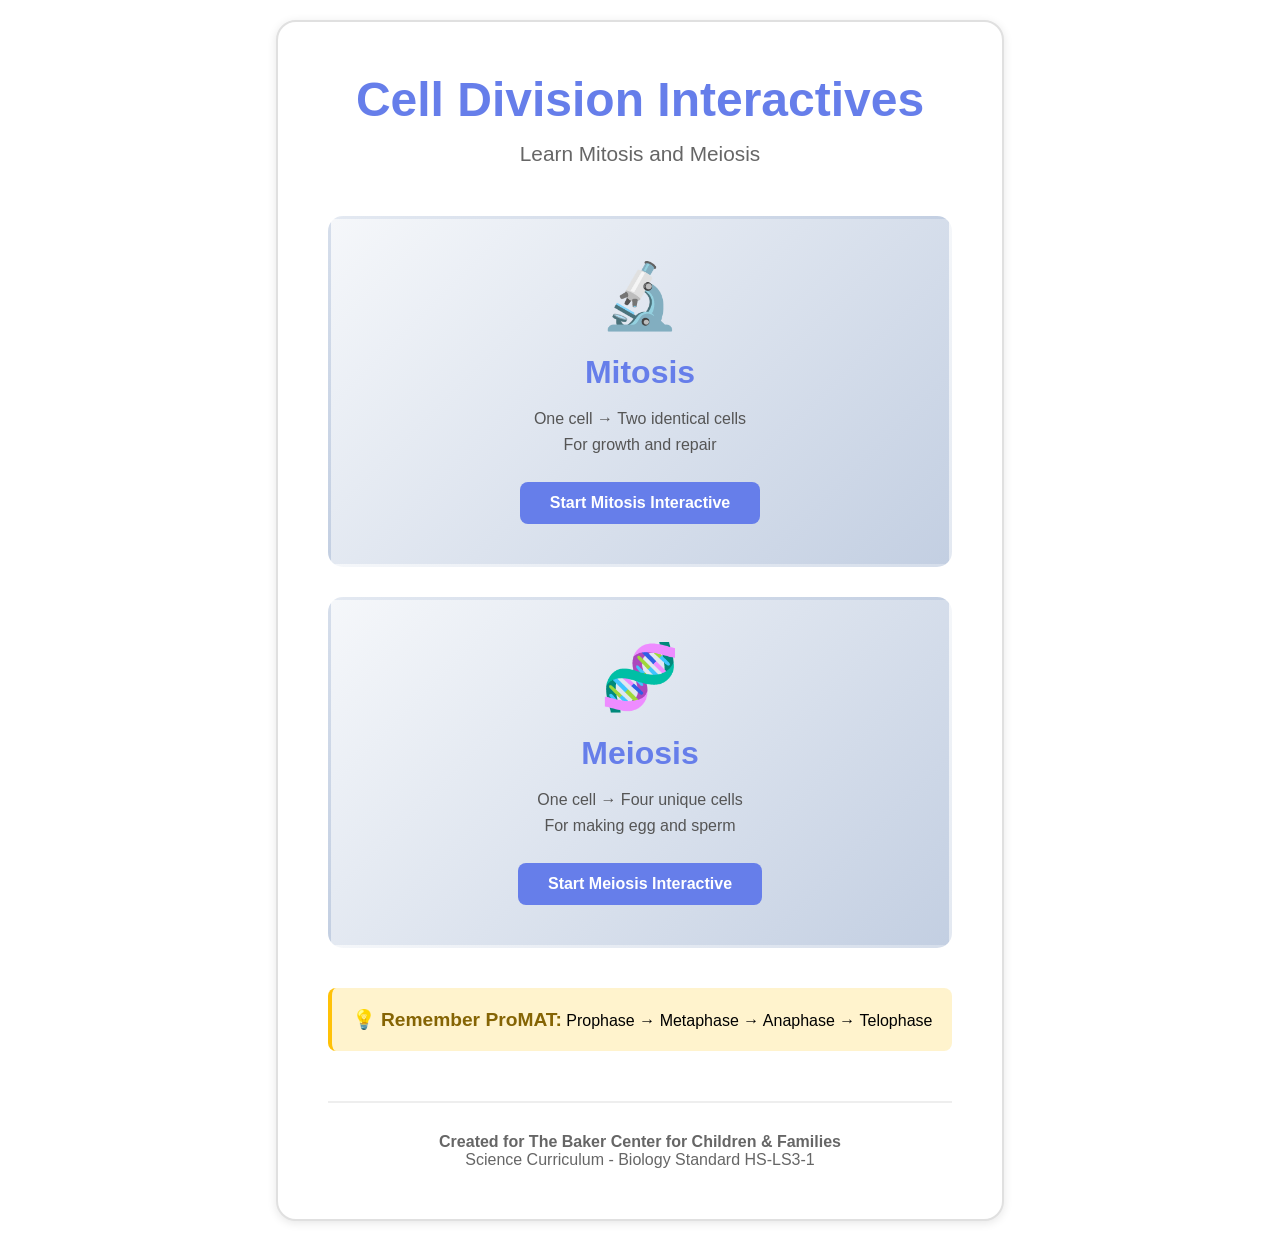
<file: index.html>
<!DOCTYPE html>
<html lang="en">
<head>
    <meta charset="UTF-8">
    <meta name="viewport" content="width=device-width, initial-scale=1.0">
    <title>Cell Division Interactives - Baker Center</title>
    <style>
        * {
            margin: 0;
            padding: 0;
            box-sizing: border-box;
        }

        body {
            font-family: 'Segoe UI', Tahoma, Geneva, Verdana, sans-serif;
            background: white;
            min-height: 100vh;
            display: flex;
            align-items: center;
            justify-content: center;
            padding: 20px;
        }

        .container {
            max-width: 1000px;
            background: white;
            border-radius: 20px;
            padding: 50px;
            box-shadow: 0 2px 10px rgba(0, 0, 0, 0.1);
            border: 2px solid #e0e0e0;
        }

        header {
            text-align: center;
            margin-bottom: 50px;
        }

        h1 {
            color: #667eea;
            font-size: 3em;
            margin-bottom: 15px;
        }

        .subtitle {
            color: #666;
            font-size: 1.3em;
            margin-bottom: 10px;
        }

        .description {
            color: #888;
            font-size: 1em;
            max-width: 700px;
            margin: 0 auto;
            line-height: 1.6;
            display: none;
        }

        .cards-container {
            display: grid;
            grid-template-columns: repeat(auto-fit, minmax(350px, 1fr));
            gap: 30px;
            margin-top: 40px;
        }

        .card {
            background: linear-gradient(135deg, #f5f7fa 0%, #c3cfe2 100%);
            border-radius: 15px;
            padding: 40px;
            text-align: center;
            transition: all 0.3s ease;
            border: 3px solid transparent;
            cursor: pointer;
        }

        .card:hover {
            transform: translateY(-10px);
            box-shadow: 0 15px 40px rgba(102, 126, 234, 0.3);
            border-color: #667eea;
        }

        .card-icon {
            font-size: 4em;
            margin-bottom: 20px;
        }

        .card h2 {
            color: #667eea;
            font-size: 2em;
            margin-bottom: 15px;
        }

        .card p {
            color: #555;
            font-size: 1em;
            line-height: 1.6;
            margin-bottom: 25px;
        }

        .card-link {
            display: inline-block;
            background: #667eea;
            color: white;
            padding: 12px 30px;
            border-radius: 8px;
            text-decoration: none;
            font-weight: 600;
            transition: all 0.3s ease;
        }

        .card-link:hover {
            background: #764ba2;
            transform: scale(1.05);
        }

        .mnemonic-reminder {
            background: #fff3cd;
            border-left: 4px solid #ffc107;
            padding: 20px;
            margin-top: 40px;
            border-radius: 8px;
            text-align: center;
        }

        .mnemonic-reminder strong {
            color: #856404;
            font-size: 1.2em;
        }

        footer {
            text-align: center;
            margin-top: 50px;
            padding-top: 30px;
            border-top: 2px solid #eee;
            color: #666;
        }

        @media (max-width: 768px) {
            h1 {
                font-size: 2em;
            }

            .subtitle {
                font-size: 1.1em;
            }

            .cards-container {
                grid-template-columns: 1fr;
            }

            .container {
                padding: 30px;
            }
        }
    </style>
</head>
<body>
    <div class="container">
        <header>
            <h1>Cell Division Interactives</h1>
            <p class="subtitle">Learn Mitosis and Meiosis</p>
            <p class="description">
                Interactive activities to help you understand how cells divide. 
                Drag and sequence the stages in the correct order!
            </p>
        </header>

        <div class="cards-container">
            <!-- Mitosis Card -->
            <div class="card" onclick="window.location.href='mitosis-sequencing/index.html'">
                <div class="card-icon">🔬</div>
                <h2>Mitosis</h2>
                <p>
                    One cell → Two identical cells<br>
                    For growth and repair
                </p>
                <a href="mitosis-sequencing/index.html" class="card-link">Start Mitosis Interactive</a>
            </div>

            <!-- Meiosis Card -->
            <div class="card" onclick="window.location.href='meiosis-sequencing-v2/index.html'">
                <div class="card-icon">🧬</div>
                <h2>Meiosis</h2>
                <p>
                    One cell → Four unique cells<br>
                    For making egg and sperm
                </p>
                <a href="meiosis-sequencing-v2/index.html" class="card-link">Start Meiosis Interactive</a>
            </div>
        </div>

        <div class="mnemonic-reminder">
            <strong>💡 Remember ProMAT:</strong> Prophase → Metaphase → Anaphase → Telophase
        </div>

        <footer>
            <p><strong>Created for The Baker Center for Children & Families</strong></p>
            <p>Science Curriculum - Biology Standard HS-LS3-1</p>
        </footer>
    </div>
</body>
</html>
</file>
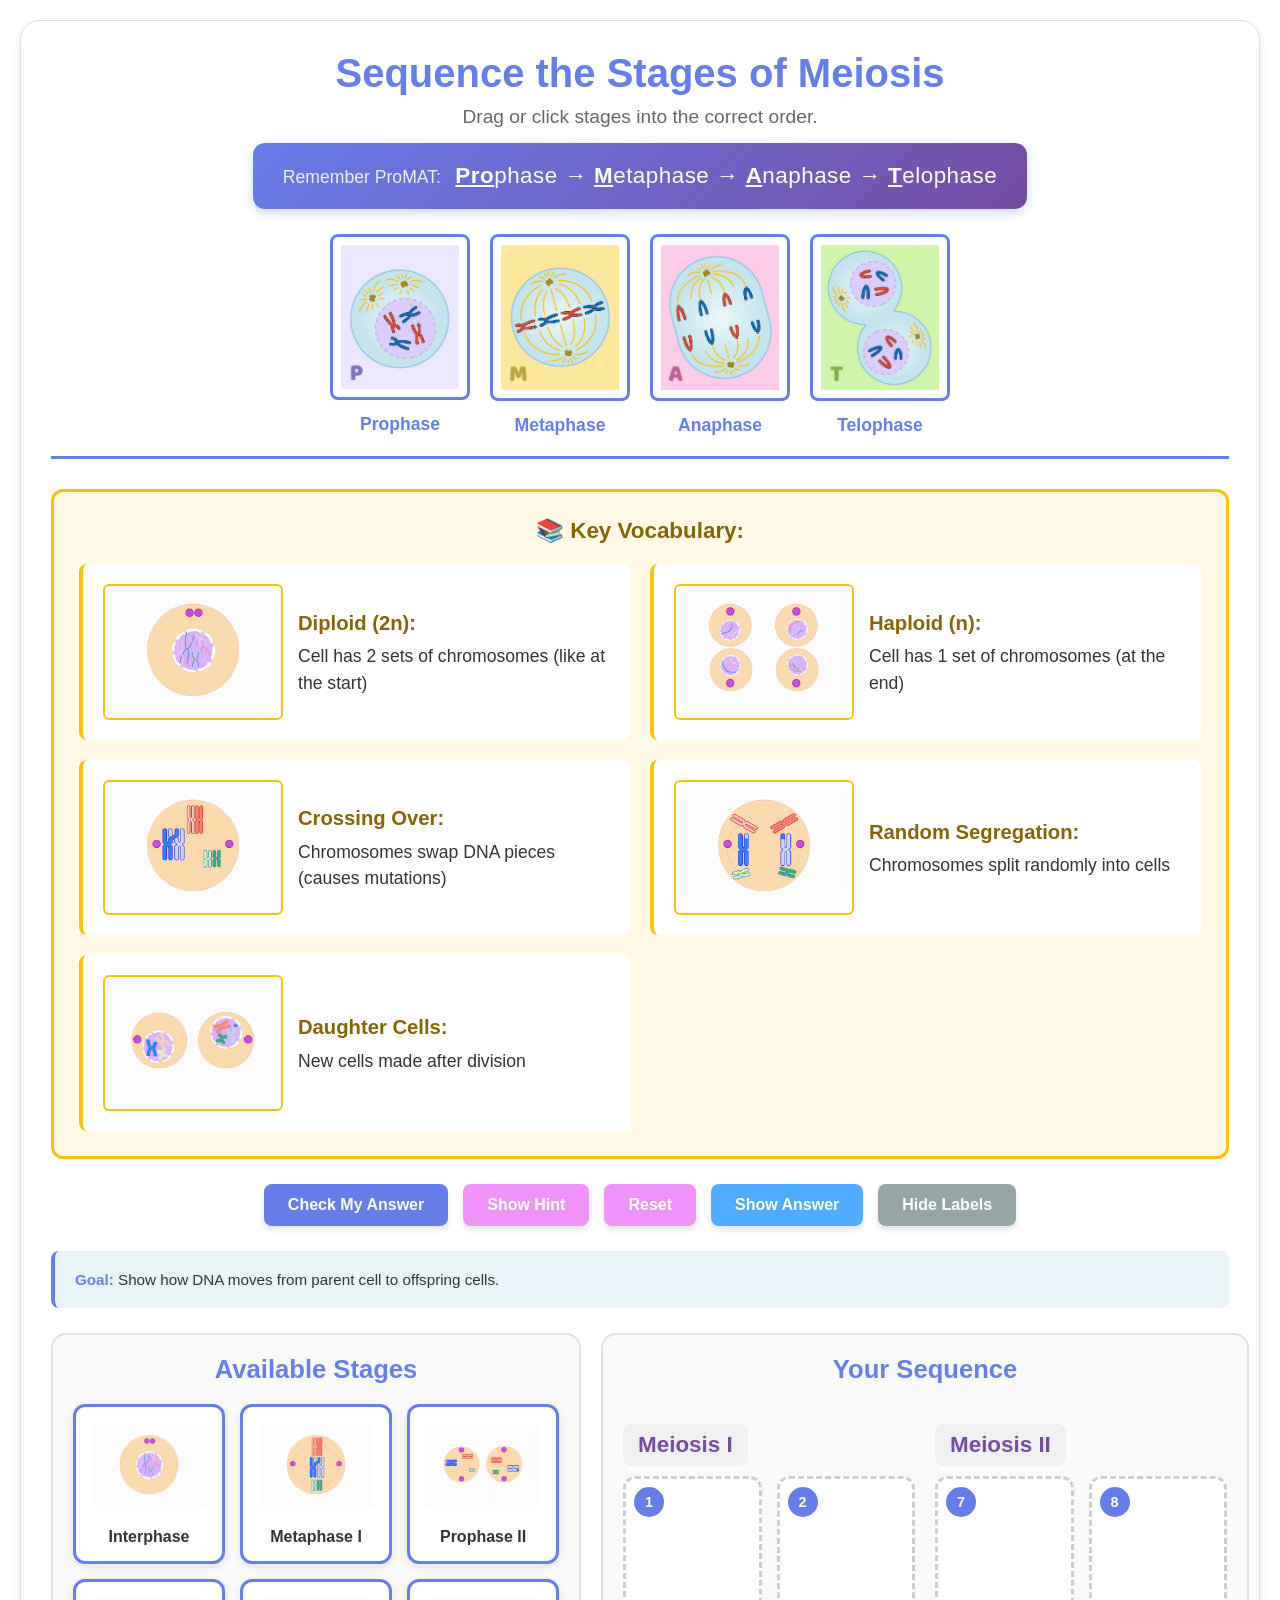
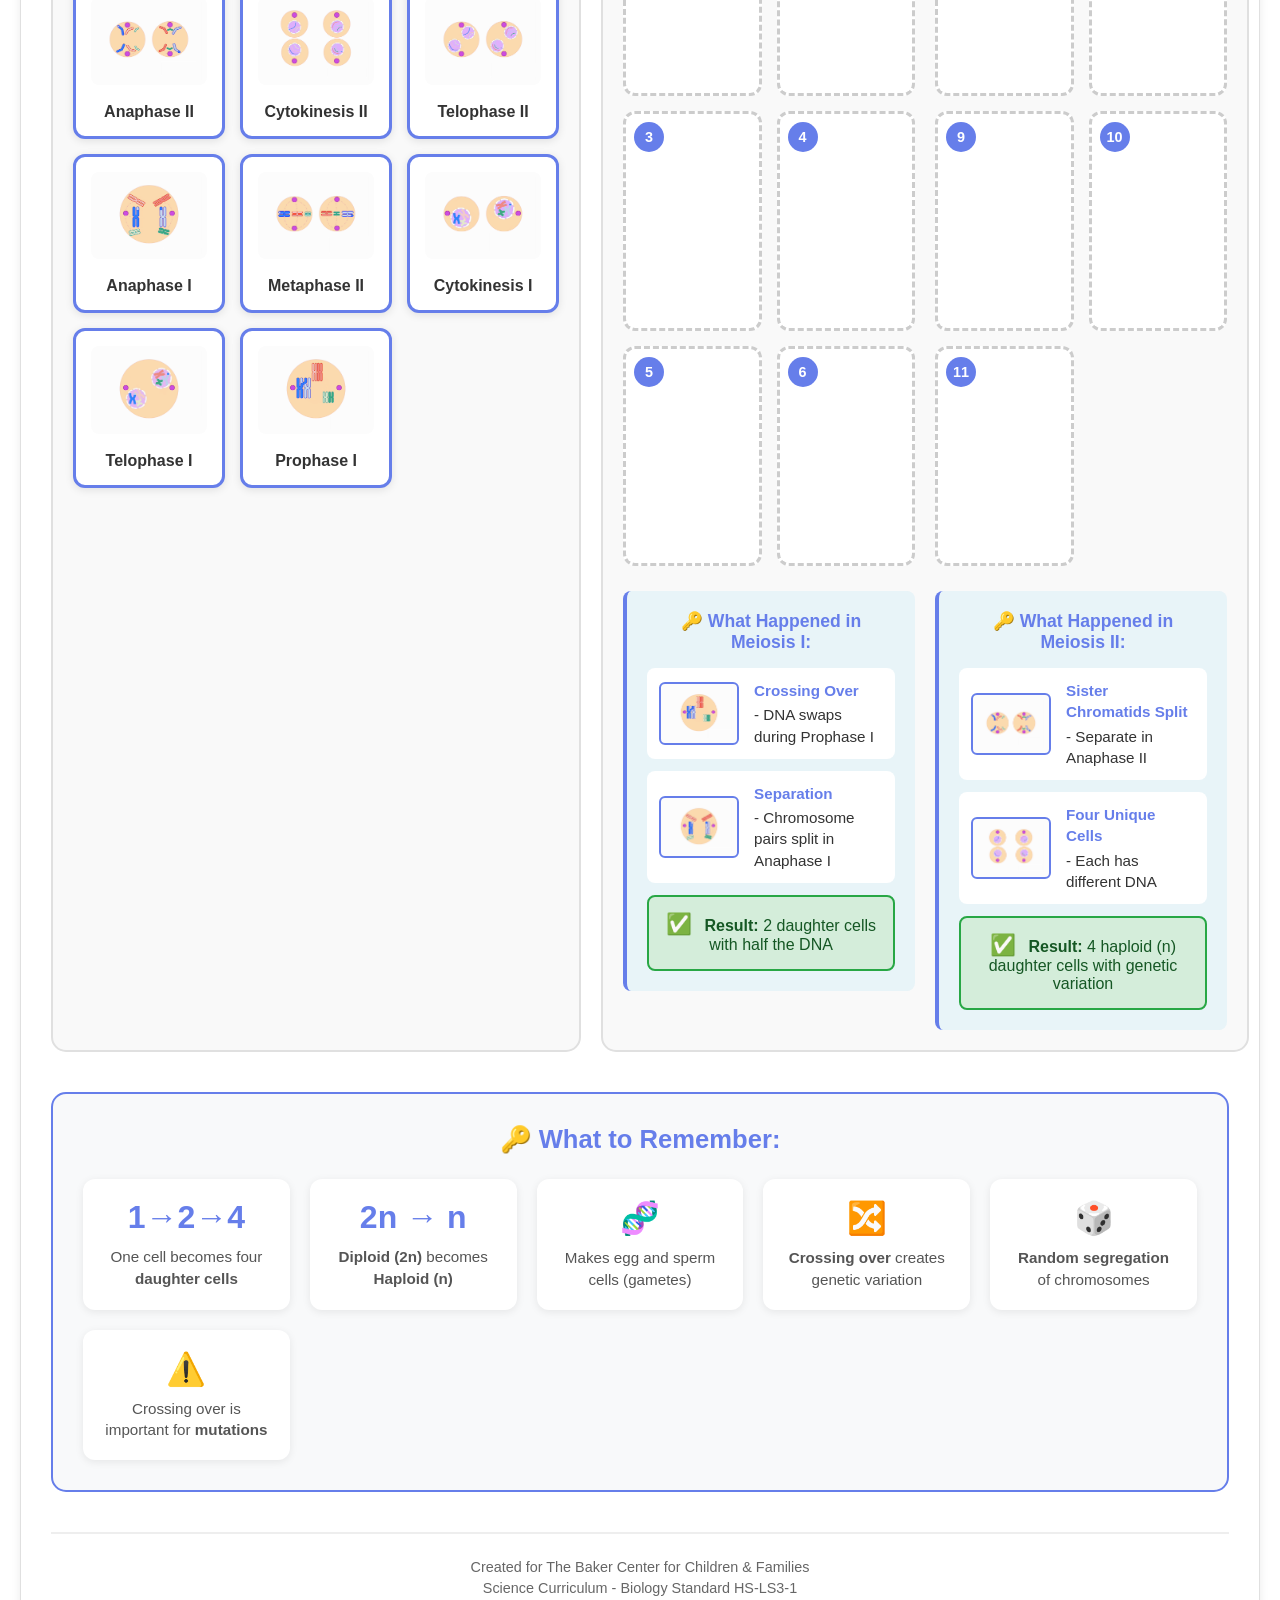
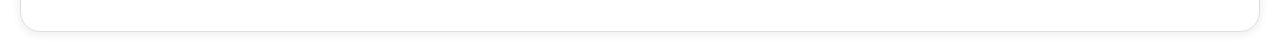
<file: meiosis-sequencing-v2/index.html>
<!DOCTYPE html>
<html lang="en">
<head>
    <meta charset="UTF-8">
    <meta name="viewport" content="width=device-width, initial-scale=1.0">
    <title>Meiosis Sequencing Interactive - Baker Center</title>
    <link rel="stylesheet" href="style.css">
</head>
<body>
    <div class="container">
        <header>
            <h1>Sequence the Stages of Meiosis</h1>
            <p class="instructions">Drag or click stages into the correct order.</p>
            <div class="mnemonic-box">
                <span class="mnemonic-label">Remember ProMAT:</span>
                <span class="mnemonic-text"><strong>Pro</strong>phase → <strong>M</strong>etaphase → <strong>A</strong>naphase → <strong>T</strong>elophase</span>
            </div>
            <div class="pmat-reference">
                <div class="pmat-stage">
                    <img src="PMAT/prophase.jpg" alt="Prophase">
                    <p>Prophase</p>
                </div>
                <div class="pmat-stage">
                    <img src="PMAT/metaphase.jpg" alt="Metaphase">
                    <p>Metaphase</p>
                </div>
                <div class="pmat-stage">
                    <img src="PMAT/anaphase.jpg" alt="Anaphase">
                    <p>Anaphase</p>
                </div>
                <div class="pmat-stage">
                    <img src="PMAT/telophase.jpg" alt="Telophase">
                    <p>Telophase</p>
                </div>
            </div>
        </header>

        <div class="main-content">
            <!-- Vocabulary Box -->
            <div class="vocab-box">
                <h3>📚 Key Vocabulary:</h3>
                <div class="vocab-grid">
                    <div class="vocab-item">
                        <div class="vocab-with-image">
                            <img src="images/interphase.png" alt="Diploid cell" class="vocab-img">
                            <div class="vocab-text">
                                <strong>Diploid (2n):</strong> Cell has 2 sets of chromosomes (like at the start)
                            </div>
                        </div>
                    </div>
                    <div class="vocab-item">
                        <div class="vocab-with-image">
                            <img src="images/cytokinesis2.png" alt="Haploid cells" class="vocab-img">
                            <div class="vocab-text">
                                <strong>Haploid (n):</strong> Cell has 1 set of chromosomes (at the end)
                            </div>
                        </div>
                    </div>
                    <div class="vocab-item">
                        <div class="vocab-with-image">
                            <img src="images/prophase1.png" alt="Crossing over" class="vocab-img">
                            <div class="vocab-text">
                                <strong>Crossing Over:</strong> Chromosomes swap DNA pieces (causes mutations)
                            </div>
                        </div>
                    </div>
                    <div class="vocab-item">
                        <div class="vocab-with-image">
                            <img src="images/anaphase1.png" alt="Random segregation" class="vocab-img">
                            <div class="vocab-text">
                                <strong>Random Segregation:</strong> Chromosomes split randomly into cells
                            </div>
                        </div>
                    </div>
                    <div class="vocab-item">
                        <div class="vocab-with-image">
                            <img src="images/cytokinesis1.png" alt="Daughter cells" class="vocab-img">
                            <div class="vocab-text">
                                <strong>Daughter Cells:</strong> New cells made after division
                            </div>
                        </div>
                    </div>
                </div>
            </div>
            
            <!-- Control Panel -->
            <div class="controls">
                <button id="checkBtn" class="btn btn-primary">Check My Answer</button>
                <button id="hintBtn" class="btn btn-secondary">Show Hint</button>
                <button id="resetBtn" class="btn btn-secondary">Reset</button>
                <button id="showAnswerBtn" class="btn btn-info">Show Answer</button>
                <button id="toggleLabelsBtn" class="btn btn-toggle">Hide Labels</button>
            </div>

            <!-- Info Box -->
            <div class="info-box">
                <p><strong>Goal:</strong> Show how DNA moves from parent cell to offspring cells.</p>
            </div>

            <!-- Feedback Area -->
            <div id="feedback" class="feedback hidden"></div>

            <!-- TWO COLUMN LAYOUT -->
            <div class="interactive-layout">
                
                <!-- LEFT SIDE: Available Stages -->
                <div class="left-column">
                    <h2>Available Stages</h2>
                    <div class="stages-bank" id="stagesBank">
                        <!-- Stage cards will be here -->
                        <div class="stage-card" draggable="true" data-stage="stage1" tabindex="0">
                            <img src="images/interphase.png" alt="Interphase">
                            <p class="stage-label">Interphase</p>
                        </div>
                        <div class="stage-card" draggable="true" data-stage="stage2" tabindex="0">
                            <img src="images/prophase1.png" alt="Prophase I">
                            <p class="stage-label">Prophase I</p>
                        </div>
                        <div class="stage-card" draggable="true" data-stage="stage3" tabindex="0">
                            <img src="images/metaphase1.png" alt="Metaphase I">
                            <p class="stage-label">Metaphase I</p>
                        </div>
                        <div class="stage-card" draggable="true" data-stage="stage4" tabindex="0">
                            <img src="images/anaphase1.png" alt="Anaphase I">
                            <p class="stage-label">Anaphase I</p>
                        </div>
                        <div class="stage-card" draggable="true" data-stage="stage5" tabindex="0">
                            <img src="images/telophase1.png" alt="Telophase I">
                            <p class="stage-label">Telophase I</p>
                        </div>
                        <div class="stage-card" draggable="true" data-stage="stage6" tabindex="0">
                            <img src="images/cytokinesis1.png" alt="Cytokinesis I">
                            <p class="stage-label">Cytokinesis I</p>
                        </div>
                        <div class="stage-card" draggable="true" data-stage="stage7" tabindex="0">
                            <img src="images/prophase2.png" alt="Prophase II">
                            <p class="stage-label">Prophase II</p>
                        </div>
                        <div class="stage-card" draggable="true" data-stage="stage8" tabindex="0">
                            <img src="images/metaphase2.png" alt="Metaphase II">
                            <p class="stage-label">Metaphase II</p>
                        </div>
                        <div class="stage-card" draggable="true" data-stage="stage9" tabindex="0">
                            <img src="images/anaphase2.png" alt="Anaphase II">
                            <p class="stage-label">Anaphase II</p>
                        </div>
                        <div class="stage-card" draggable="true" data-stage="stage10" tabindex="0">
                            <img src="images/telophase2.png" alt="Telophase II">
                            <p class="stage-label">Telophase II</p>
                        </div>
                        <div class="stage-card" draggable="true" data-stage="stage11" tabindex="0">
                            <img src="images/cytokinesis2.png" alt="Cytokinesis II">
                            <p class="stage-label">Cytokinesis II</p>
                        </div>
                    </div>
                </div>

                <!-- RIGHT SIDE: Drop Zones (Meiosis I and II side by side) -->
                <div class="right-column">
                    <h2>Your Sequence</h2>
                    
                    <div class="meiosis-container">
                        <!-- Meiosis I -->
                        <div class="meiosis-section">
                            <div class="section-label">Meiosis I</div>
                            <div class="drop-zones-group">
                                <div class="drop-zone" data-position="1" data-correct="stage1">
                                    <span class="position-number">1</span>
                                </div>
                                <div class="drop-zone" data-position="2" data-correct="stage2">
                                    <span class="position-number">2</span>
                                </div>
                                <div class="drop-zone" data-position="3" data-correct="stage3">
                                    <span class="position-number">3</span>
                                </div>
                                <div class="drop-zone" data-position="4" data-correct="stage4">
                                    <span class="position-number">4</span>
                                </div>
                                <div class="drop-zone" data-position="5" data-correct="stage5">
                                    <span class="position-number">5</span>
                                </div>
                                <div class="drop-zone" data-position="6" data-correct="stage6">
                                    <span class="position-number">6</span>
                                </div>
                            </div>
                            <div class="summary-box">
                                <h4>🔑 What Happened in Meiosis I:</h4>
                                <div class="summary-item">
                                    <img src="images/prophase1.png" alt="Crossing over" class="summary-img">
                                    <p><strong>Crossing Over</strong> - DNA swaps during Prophase I</p>
                                </div>
                                <div class="summary-item">
                                    <img src="images/anaphase1.png" alt="Chromosomes separate" class="summary-img">
                                    <p><strong>Separation</strong> - Chromosome pairs split in Anaphase I</p>
                                </div>
                                <div class="summary-result">
                                    <span class="result-icon">✅</span>
                                    <strong>Result:</strong> 2 daughter cells with half the DNA
                                </div>
                            </div>
                        </div>

                        <!-- Meiosis II -->
                        <div class="meiosis-section">
                            <div class="section-label">Meiosis II</div>
                            <div class="drop-zones-group">
                                <div class="drop-zone" data-position="7" data-correct="stage7">
                                    <span class="position-number">7</span>
                                </div>
                                <div class="drop-zone" data-position="8" data-correct="stage8">
                                    <span class="position-number">8</span>
                                </div>
                                <div class="drop-zone" data-position="9" data-correct="stage9">
                                    <span class="position-number">9</span>
                                </div>
                                <div class="drop-zone" data-position="10" data-correct="stage10">
                                    <span class="position-number">10</span>
                                </div>
                                <div class="drop-zone" data-position="11" data-correct="stage11">
                                    <span class="position-number">11</span>
                                </div>
                            </div>
                            <div class="summary-box">
                                <h4>🔑 What Happened in Meiosis II:</h4>
                                <div class="summary-item">
                                    <img src="images/anaphase2.png" alt="Sister chromatids separate" class="summary-img">
                                    <p><strong>Sister Chromatids Split</strong> - Separate in Anaphase II</p>
                                </div>
                                <div class="summary-item">
                                    <img src="images/cytokinesis2.png" alt="Four cells" class="summary-img">
                                    <p><strong>Four Unique Cells</strong> - Each has different DNA</p>
                                </div>
                                <div class="summary-result">
                                    <span class="result-icon">✅</span>
                                    <strong>Result:</strong> 4 haploid (n) daughter cells with genetic variation
                                </div>
                            </div>
                        </div>
                    </div>
                </div>

            </div>
        </div>

        <!-- Key Concepts -->
        <div class="key-concepts">
            <h3>🔑 What to Remember:</h3>
            <div class="concept-grid">
                <div class="concept-card">
                    <div class="concept-number">1→2→4</div>
                    <p>One cell becomes four <strong>daughter cells</strong></p>
                </div>
                <div class="concept-card">
                    <div class="concept-number">2n → n</div>
                    <p><strong>Diploid (2n)</strong> becomes <strong>Haploid (n)</strong></p>
                </div>
                <div class="concept-card">
                    <div class="concept-number">🧬</div>
                    <p>Makes egg and sperm cells (gametes)</p>
                </div>
                <div class="concept-card">
                    <div class="concept-number">🔀</div>
                    <p><strong>Crossing over</strong> creates genetic variation</p>
                </div>
                <div class="concept-card">
                    <div class="concept-number">🎲</div>
                    <p><strong>Random segregation</strong> of chromosomes</p>
                </div>
                <div class="concept-card">
                    <div class="concept-number">⚠️</div>
                    <p>Crossing over is important for <strong>mutations</strong></p>
                </div>
            </div>
        </div>

        <footer>
            <p>Created for The Baker Center for Children & Families</p>
            <p>Science Curriculum - Biology Standard HS-LS3-1</p>
        </footer>
    </div>

    <script src="script.js"></script>
</body>
</html>
</file>
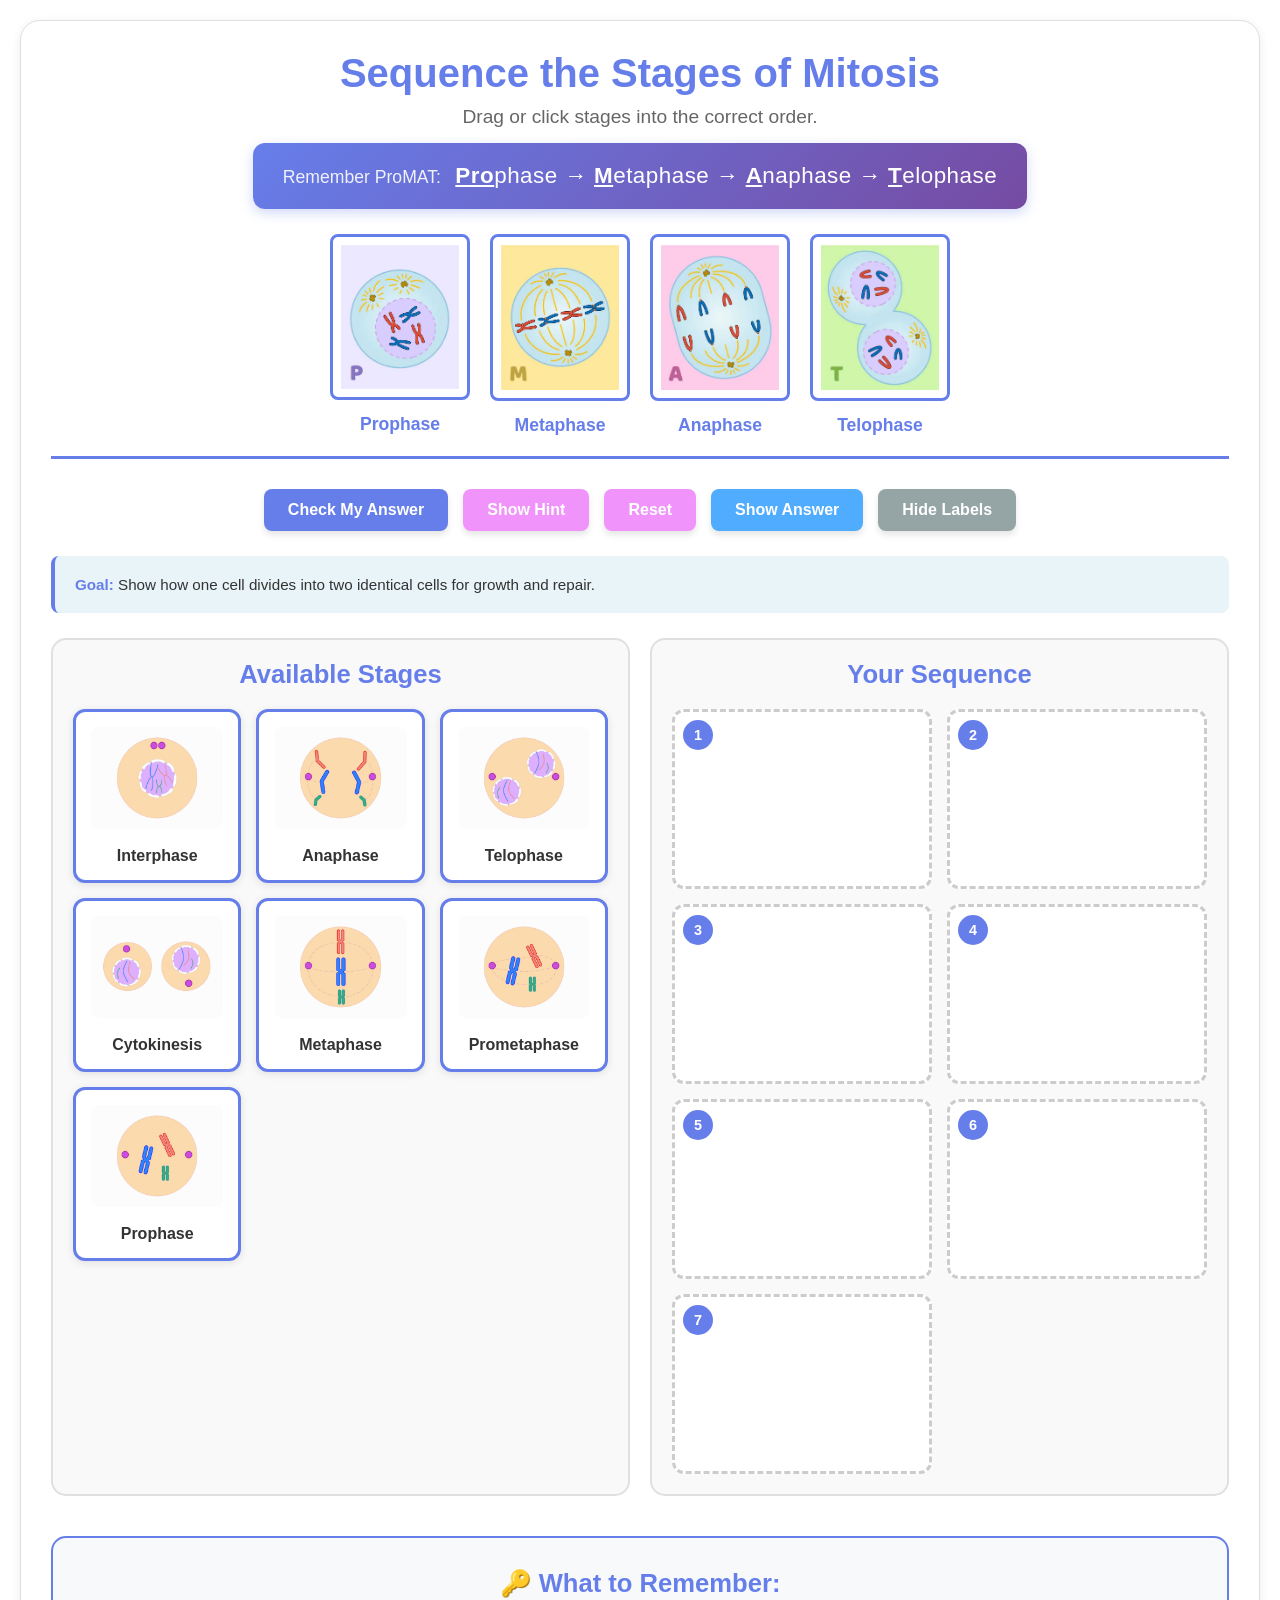
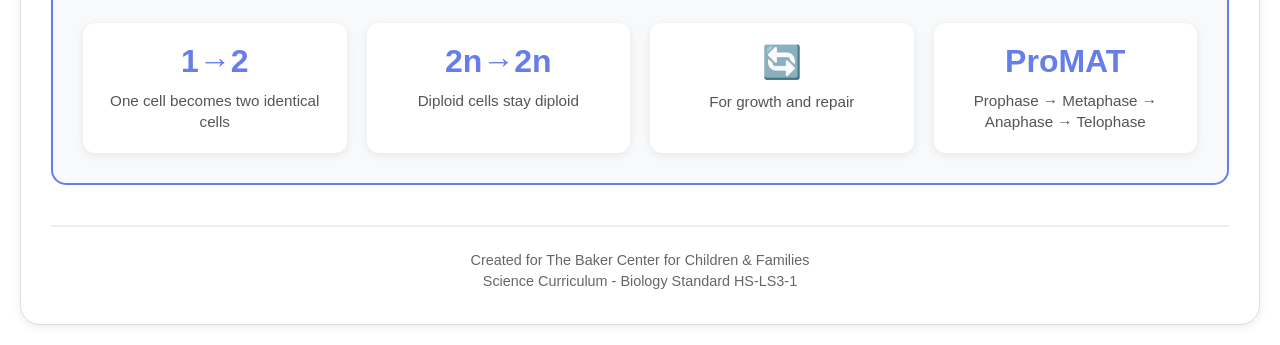
<file: mitosis-sequencing/index.html>
<!DOCTYPE html>
<html lang="en">
<head>
    <meta charset="UTF-8">
    <meta name="viewport" content="width=device-width, initial-scale=1.0">
    <title>Mitosis Sequencing Interactive - Baker Center</title>
    <link rel="stylesheet" href="style.css">
</head>
<body>
    <div class="container">
        <header>
            <h1>Sequence the Stages of Mitosis</h1>
            <p class="instructions">Drag or click stages into the correct order.</p>
            <div class="mnemonic-box">
                <span class="mnemonic-label">Remember ProMAT:</span>
                <span class="mnemonic-text"><strong>Pro</strong>phase → <strong>M</strong>etaphase → <strong>A</strong>naphase → <strong>T</strong>elophase</span>
            </div>
            <div class="pmat-reference">
                <div class="pmat-stage">
                    <img src="PMAT/prophase.jpg" alt="Prophase">
                    <p>Prophase</p>
                </div>
                <div class="pmat-stage">
                    <img src="PMAT/metaphase.jpg" alt="Metaphase">
                    <p>Metaphase</p>
                </div>
                <div class="pmat-stage">
                    <img src="PMAT/anaphase.jpg" alt="Anaphase">
                    <p>Anaphase</p>
                </div>
                <div class="pmat-stage">
                    <img src="PMAT/telophase.jpg" alt="Telophase">
                    <p>Telophase</p>
                </div>
            </div>
        </header>

        <div class="main-content">
            <!-- Control Panel -->
            <div class="controls">
                <button id="checkBtn" class="btn btn-primary">Check My Answer</button>
                <button id="hintBtn" class="btn btn-secondary">Show Hint</button>
                <button id="resetBtn" class="btn btn-secondary">Reset</button>
                <button id="showAnswerBtn" class="btn btn-info">Show Answer</button>
                <button id="toggleLabelsBtn" class="btn btn-toggle">Hide Labels</button>
            </div>

            <!-- Info Box -->
            <div class="info-box">
                <p><strong>Goal:</strong> Show how one cell divides into two identical cells for growth and repair.</p>
            </div>

            <!-- Feedback Area -->
            <div id="feedback" class="feedback hidden"></div>

            <!-- TWO COLUMN LAYOUT -->
            <div class="interactive-layout">
                
                <!-- LEFT SIDE: Available Stages -->
                <div class="left-column">
                    <h2>Available Stages</h2>
                    <div class="stages-bank" id="stagesBank">
                        <!-- Stage cards will be here -->
                        <div class="stage-card" draggable="true" data-stage="stage1" tabindex="0">
                            <img src="images/interphase.png" alt="Interphase">
                            <p class="stage-label">Interphase</p>
                        </div>
                        <div class="stage-card" draggable="true" data-stage="stage2" tabindex="0">
                            <img src="images/prophase.png" alt="Prophase">
                            <p class="stage-label">Prophase</p>
                        </div>
                        <div class="stage-card" draggable="true" data-stage="stage3" tabindex="0">
                            <img src="images/prometaphase.png" alt="Prometaphase">
                            <p class="stage-label">Prometaphase</p>
                        </div>
                        <div class="stage-card" draggable="true" data-stage="stage4" tabindex="0">
                            <img src="images/metaphase.png" alt="Metaphase">
                            <p class="stage-label">Metaphase</p>
                        </div>
                        <div class="stage-card" draggable="true" data-stage="stage5" tabindex="0">
                            <img src="images/anaphase.png" alt="Anaphase">
                            <p class="stage-label">Anaphase</p>
                        </div>
                        <div class="stage-card" draggable="true" data-stage="stage6" tabindex="0">
                            <img src="images/telophase.png" alt="Telophase">
                            <p class="stage-label">Telophase</p>
                        </div>
                        <div class="stage-card" draggable="true" data-stage="stage7" tabindex="0">
                            <img src="images/cytokinesis.png" alt="Cytokinesis">
                            <p class="stage-label">Cytokinesis</p>
                        </div>
                    </div>
                </div>

                <!-- RIGHT SIDE: Drop Zones -->
                <div class="right-column">
                    <h2>Your Sequence</h2>
                    
                    <div class="drop-zones-group-single">
                        <div class="drop-zone" data-position="1" data-correct="stage1">
                            <span class="position-number">1</span>
                        </div>
                        <div class="drop-zone" data-position="2" data-correct="stage2">
                            <span class="position-number">2</span>
                        </div>
                        <div class="drop-zone" data-position="3" data-correct="stage3">
                            <span class="position-number">3</span>
                        </div>
                        <div class="drop-zone" data-position="4" data-correct="stage4">
                            <span class="position-number">4</span>
                        </div>
                        <div class="drop-zone" data-position="5" data-correct="stage5">
                            <span class="position-number">5</span>
                        </div>
                        <div class="drop-zone" data-position="6" data-correct="stage6">
                            <span class="position-number">6</span>
                        </div>
                        <div class="drop-zone" data-position="7" data-correct="stage7">
                            <span class="position-number">7</span>
                        </div>
                    </div>
                </div>

            </div>
        </div>

        <!-- Key Concepts -->
        <div class="key-concepts">
            <h3>🔑 What to Remember:</h3>
            <div class="concept-grid">
                <div class="concept-card">
                    <div class="concept-number">1→2</div>
                    <p>One cell becomes two identical cells</p>
                </div>
                <div class="concept-card">
                    <div class="concept-number">2n→2n</div>
                    <p>Diploid cells stay diploid</p>
                </div>
                <div class="concept-card">
                    <div class="concept-number">🔄</div>
                    <p>For growth and repair</p>
                </div>
                <div class="concept-card">
                    <div class="concept-number">ProMAT</div>
                    <p>Prophase → Metaphase → Anaphase → Telophase</p>
                </div>
            </div>
        </div>

        <footer>
            <p>Created for The Baker Center for Children & Families</p>
            <p>Science Curriculum - Biology Standard HS-LS3-1</p>
        </footer>
    </div>

    <script src="script.js"></script>
</body>
</html>
</file>
<file: meiosis-sequencing-v2/style.css>
/* ===================================
   MEIOSIS SEQUENCING INTERACTIVE
   Baker Center for Children & Families
   =================================== */

* {
    margin: 0;
    padding: 0;
    box-sizing: border-box;
}

body {
    font-family: 'Segoe UI', Tahoma, Geneva, Verdana, sans-serif;
    background: #ffffff;
    min-height: 100vh;
    padding: 20px;
    color: #333;
}

.container {
    max-width: 1800px;
    margin: 0 auto;
    background: white;
    border-radius: 20px;
    padding: 30px;
    box-shadow: 0 2px 10px rgba(0, 0, 0, 0.08);
    border: 1px solid #e0e0e0;
}

/* ===== HEADER ===== */
header {
    text-align: center;
    margin-bottom: 30px;
    padding-bottom: 20px;
    border-bottom: 3px solid #667eea;
}

h1 {
    color: #667eea;
    font-size: 2.5em;
    margin-bottom: 10px;
}

.instructions {
    font-size: 1.2em;
    color: #666;
    margin-top: 10px;
}

/* ===== ProMAT MNEMONIC BOX ===== */
.mnemonic-box {
    background: linear-gradient(135deg, #667eea 0%, #764ba2 100%);
    color: white;
    padding: 20px 30px;
    border-radius: 12px;
    margin-top: 15px;
    display: inline-block;
    box-shadow: 0 4px 12px rgba(102, 126, 234, 0.3);
}

.mnemonic-label {
    font-size: 1.1em;
    opacity: 0.9;
    margin-right: 10px;
}

.mnemonic-text {
    font-size: 1.4em;
    font-weight: 500;
    letter-spacing: 0.5px;
}

.mnemonic-text strong {
    font-weight: 700;
    text-decoration: underline;
}

/* ===== ProMAT VISUAL REFERENCE ===== */
.pmat-reference {
    display: flex;
    gap: 20px;
    justify-content: center;
    margin-top: 25px;
    flex-wrap: wrap;
}

.pmat-stage {
    text-align: center;
}

.pmat-stage img {
    width: 140px;
    height: auto;
    object-fit: contain;
    border-radius: 8px;
    border: 3px solid #667eea;
    background: white;
    padding: 8px;
}

.pmat-stage p {
    margin-top: 10px;
    font-weight: 600;
    color: #667eea;
    font-size: 1.1em;
}

/* ===== VOCABULARY BOX ===== */
.vocab-box {
    background: #fff9e6;
    border: 3px solid #ffc107;
    border-radius: 12px;
    padding: 25px;
    margin-bottom: 25px;
}

.vocab-box h3 {
    color: #856404;
    text-align: center;
    margin-bottom: 20px;
    font-size: 1.4em;
}

.vocab-grid {
    display: grid;
    grid-template-columns: repeat(auto-fit, minmax(400px, 1fr));
    gap: 20px;
}

.vocab-item {
    background: white;
    padding: 20px;
    border-radius: 8px;
    border-left: 4px solid #ffc107;
}

.vocab-with-image {
    display: flex;
    gap: 15px;
    align-items: center;
}

.vocab-img {
    width: 180px;
    height: auto;
    border-radius: 6px;
    border: 2px solid #ffc107;
    background: #fcfcfc;
    padding: 5px;
    flex-shrink: 0;
}

.vocab-text {
    font-size: 1.1em;
    line-height: 1.5;
}

.vocab-item strong {
    color: #856404;
    display: block;
    margin-bottom: 5px;
    font-size: 1.15em;
}

/* ===== CONTROLS ===== */
.controls {
    display: flex;
    gap: 15px;
    justify-content: center;
    flex-wrap: wrap;
    margin-bottom: 25px;
}

.btn {
    padding: 12px 24px;
    border: none;
    border-radius: 8px;
    font-size: 1em;
    font-weight: 600;
    cursor: pointer;
    transition: all 0.3s ease;
    box-shadow: 0 4px 6px rgba(0, 0, 0, 0.1);
}

.btn:hover {
    transform: translateY(-2px);
    box-shadow: 0 6px 12px rgba(0, 0, 0, 0.15);
}

.btn:active {
    transform: translateY(0);
}

.btn-primary {
    background: #667eea;
    color: white;
}

.btn-primary:hover {
    background: #5568d3;
}

.btn-secondary {
    background: #f093fb;
    color: white;
}

.btn-secondary:hover {
    background: #d57ee8;
}

.btn-info {
    background: #4facfe;
    color: white;
}

.btn-info:hover {
    background: #3b8ed9;
}

.btn-toggle {
    background: #95a5a6;
    color: white;
}

.btn-toggle:hover {
    background: #7f8c8d;
}

/* ===== INFO BOX ===== */
.info-box {
    background: #e8f4f8;
    border-left: 4px solid #667eea;
    padding: 15px 20px;
    margin-bottom: 25px;
    border-radius: 8px;
    font-size: 0.95em;
}

.info-box p {
    margin: 5px 0;
}

.info-box strong {
    color: #667eea;
}

.info-box em {
    color: #666;
}

/* ===== FEEDBACK ===== */
.feedback {
    padding: 20px;
    border-radius: 10px;
    margin-bottom: 25px;
    font-size: 1.2em;
    font-weight: 600;
    text-align: center;
    transition: all 0.3s ease;
}

.feedback.hidden {
    display: none;
}

.feedback.correct {
    background: #d4edda;
    color: #155724;
    border: 2px solid #c3e6cb;
}

.feedback.incorrect {
    background: #f8d7da;
    color: #721c24;
    border: 2px solid #f5c6cb;
}

.feedback.hint {
    background: #fff3cd;
    color: #856404;
    border: 2px solid #ffeaa7;
}

/* ===== TWO COLUMN LAYOUT ===== */
.interactive-layout {
    display: grid;
    grid-template-columns: 45% 55%;
    gap: 20px;
    margin-top: 20px;
}

.left-column {
    background: #f9f9f9;
    padding: 20px;
    border-radius: 15px;
    border: 2px solid #e0e0e0;
}

/* Remove custom scrollbar styles */

.right-column {
    background: #f9f9f9;
    padding: 20px;
    border-radius: 15px;
    border: 2px solid #e0e0e0;
}

/* Meiosis I and II side by side */
.meiosis-container {
    display: grid;
    grid-template-columns: 1fr 1fr;
    gap: 20px;
}

.meiosis-section {
    /* Each meiosis section */
}

.left-column h2,
.right-column h2 {
    color: #667eea;
    margin-bottom: 20px;
    font-size: 1.6em;
    text-align: center;
}

/* ===== DROP ZONES ===== */
.drop-zones-container {
    margin-bottom: 40px;
}

.drop-zones-container h2 {
    color: #667eea;
    margin-bottom: 15px;
    font-size: 1.8em;
}

.section-label {
    font-size: 1.4em;
    font-weight: 700;
    color: #764ba2;
    margin: 20px 0 10px 0;
    padding: 8px 15px;
    background: #f0f0f0;
    border-radius: 8px;
    display: inline-block;
}

/* ===== SUMMARY BOXES ===== */
.summary-box {
    background: #e8f4f8;
    border-left: 4px solid #667eea;
    padding: 20px;
    margin-top: 15px;
    border-radius: 8px;
}

.summary-box h4 {
    color: #667eea;
    margin-bottom: 15px;
    font-size: 1.1em;
    text-align: center;
}

.summary-item {
    display: flex;
    gap: 15px;
    align-items: center;
    background: white;
    padding: 12px;
    margin-bottom: 12px;
    border-radius: 8px;
}

.summary-img {
    width: 80px;
    height: auto;
    border-radius: 6px;
    border: 2px solid #667eea;
    background: #fcfcfc;
    padding: 5px;
    flex-shrink: 0;
}

.summary-item p {
    font-size: 0.95em;
    line-height: 1.4;
    margin: 0;
}

.summary-item strong {
    color: #667eea;
    display: block;
    margin-bottom: 3px;
}

.summary-result {
    background: #d4edda;
    padding: 15px;
    border-radius: 8px;
    text-align: center;
    font-size: 1em;
    color: #155724;
    border: 2px solid #28a745;
}

.result-icon {
    font-size: 1.3em;
    margin-right: 8px;
}

.drop-zones-group {
    display: grid;
    grid-template-columns: repeat(2, 1fr);
    gap: 15px;
    margin-bottom: 25px;
}

.drop-zone {
    position: relative;
    border: 3px dashed #ccc;
    border-radius: 12px;
    min-height: 220px;
    display: flex;
    align-items: center;
    justify-content: center;
    background: white;
    transition: all 0.3s ease;
    padding: 15px;
}

.drop-zone:hover {
    border-color: #667eea;
    background: #f0f4ff;
}

.drop-zone.drag-over {
    border-color: #667eea;
    background: #e8f0ff;
    border-style: solid;
}

.drop-zone.filled {
    border-style: solid;
    border-color: #667eea;
    background: white;
}

.drop-zone.correct {
    border-color: #28a745;
    background: #d4edda;
}

.drop-zone.incorrect {
    border-color: #dc3545;
    background: #f8d7da;
}

.position-number {
    position: absolute;
    top: 8px;
    left: 8px;
    background: #667eea;
    color: white;
    width: 30px;
    height: 30px;
    border-radius: 50%;
    display: flex;
    align-items: center;
    justify-content: center;
    font-weight: bold;
    font-size: 0.9em;
}

/* ===== STAGE CARDS ===== */
.stages-container {
    /* No longer needed as container */
}

.stages-container h2 {
    /* Moved to column headers */
}

.stages-bank {
    display: grid;
    grid-template-columns: repeat(3, 1fr);
    gap: 15px;
}

.stage-card {
    background: white;
    border: 3px solid #667eea;
    border-radius: 12px;
    padding: 15px;
    cursor: grab;
    transition: all 0.3s ease;
    box-shadow: 0 2px 8px rgba(0, 0, 0, 0.1);
    display: flex;
    flex-direction: column;
    align-items: center;
    text-align: center;
    user-select: none;
    -webkit-user-select: none;
    -moz-user-select: none;
    -ms-user-select: none;
}

.stage-card:active {
    cursor: grabbing;
}

.stage-card:hover {
    transform: translateY(-5px);
    box-shadow: 0 6px 16px rgba(0, 0, 0, 0.15);
    border-color: #764ba2;
}

.stage-card:focus {
    outline: 3px solid #ffd700;
    outline-offset: 2px;
}

.stage-card.dragging {
    opacity: 0.5;
    transform: rotate(5deg);
}

.stage-card.selected {
    border-color: #ffd700;
    border-width: 4px;
    box-shadow: 0 0 20px rgba(255, 215, 0, 0.5);
}

.stage-card.placed {
    /* Card is placed but still draggable/moveable */
    /* No visual change - keeps full interactivity */
}

.stage-card img {
    width: 100%;
    height: auto;
    max-width: 250px;
    border-radius: 8px;
    margin-bottom: 10px;
    background: #fcfcfc;
    padding: 5px;
    pointer-events: none;
    user-select: none;
}

.stage-label {
    font-weight: 600;
    color: #333;
    font-size: 1em;
    margin-top: 8px;
    transition: opacity 0.3s ease;
}

.stage-label.hidden-label {
    opacity: 0;
    height: 0;
    overflow: hidden;
}

/* ===== KEY CONCEPTS ===== */
.key-concepts {
    margin-top: 40px;
    padding: 30px;
    background: #f8f9fa;
    border-radius: 15px;
    border: 2px solid #667eea;
}

.key-concepts h3 {
    color: #667eea;
    text-align: center;
    margin-bottom: 25px;
    font-size: 1.6em;
}

.concept-grid {
    display: grid;
    grid-template-columns: repeat(auto-fit, minmax(200px, 1fr));
    gap: 20px;
}

.concept-card {
    background: white;
    padding: 20px;
    border-radius: 12px;
    text-align: center;
    box-shadow: 0 2px 8px rgba(0, 0, 0, 0.08);
    transition: transform 0.3s ease;
}

.concept-card:hover {
    transform: translateY(-5px);
}

.concept-number {
    font-size: 2em;
    font-weight: bold;
    color: #667eea;
    margin-bottom: 10px;
}

.concept-card p {
    color: #555;
    font-size: 0.95em;
    line-height: 1.4;
}

/* ===== FOOTER ===== */
footer {
    text-align: center;
    margin-top: 40px;
    padding-top: 20px;
    border-top: 2px solid #eee;
    color: #666;
    font-size: 0.9em;
}

footer p {
    margin: 5px 0;
}

/* ===== RESPONSIVE DESIGN ===== */
@media (max-width: 1024px) {
    .interactive-layout {
        grid-template-columns: 1fr;
    }
    
    .stages-bank,
    .drop-zones-group {
        grid-template-columns: 1fr;
    }
}

@media (max-width: 768px) {
    .container {
        padding: 20px;
    }
    
    h1 {
        font-size: 2em;
    }
    
    .instructions {
        font-size: 1em;
    }
    
    .controls {
        flex-direction: column;
        align-items: stretch;
    }
    
    .btn {
        width: 100%;
    }
    
    .stage-card img {
        max-width: 200px;
    }
    
    .drop-zone {
        min-height: 250px;
    }
}

/* ===== ACCESSIBILITY ===== */
@media (prefers-reduced-motion: reduce) {
    * {
        animation: none !important;
        transition: none !important;
    }
}

/* High contrast mode support */
@media (prefers-contrast: high) {
    .drop-zone {
        border-width: 4px;
    }
    
    .stage-card {
        border-width: 4px;
    }
}
</file>
<file: mitosis-sequencing/style.css>
/* ===================================
   MITOSIS SEQUENCING INTERACTIVE
   Baker Center for Children & Families
   =================================== */

* {
    margin: 0;
    padding: 0;
    box-sizing: border-box;
}

body {
    font-family: 'Segoe UI', Tahoma, Geneva, Verdana, sans-serif;
    background: #ffffff;
    min-height: 100vh;
    padding: 20px;
    color: #333;
}

.container {
    max-width: 1800px;
    margin: 0 auto;
    background: white;
    border-radius: 20px;
    padding: 30px;
    box-shadow: 0 2px 10px rgba(0, 0, 0, 0.08);
    border: 1px solid #e0e0e0;
}

/* ===== HEADER ===== */
header {
    text-align: center;
    margin-bottom: 30px;
    padding-bottom: 20px;
    border-bottom: 3px solid #667eea;
}

h1 {
    color: #667eea;
    font-size: 2.5em;
    margin-bottom: 10px;
}

.instructions {
    font-size: 1.2em;
    color: #666;
    margin-top: 10px;
}

/* ===== ProMAT MNEMONIC BOX ===== */
.mnemonic-box {
    background: linear-gradient(135deg, #667eea 0%, #764ba2 100%);
    color: white;
    padding: 20px 30px;
    border-radius: 12px;
    margin-top: 15px;
    display: inline-block;
    box-shadow: 0 4px 12px rgba(102, 126, 234, 0.3);
}

.mnemonic-label {
    font-size: 1.1em;
    opacity: 0.9;
    margin-right: 10px;
}

.mnemonic-text {
    font-size: 1.4em;
    font-weight: 500;
    letter-spacing: 0.5px;
}

.mnemonic-text strong {
    font-weight: 700;
    text-decoration: underline;
}

/* ===== ProMAT VISUAL REFERENCE ===== */
.pmat-reference {
    display: flex;
    gap: 20px;
    justify-content: center;
    margin-top: 25px;
    flex-wrap: wrap;
}

.pmat-stage {
    text-align: center;
}

.pmat-stage img {
    width: 140px;
    height: auto;
    object-fit: contain;
    border-radius: 8px;
    border: 3px solid #667eea;
    background: white;
    padding: 8px;
}

.pmat-stage p {
    margin-top: 10px;
    font-weight: 600;
    color: #667eea;
    font-size: 1.1em;
}

/* ===== CONTROLS ===== */
.controls {
    display: flex;
    gap: 15px;
    justify-content: center;
    flex-wrap: wrap;
    margin-bottom: 25px;
}

.btn {
    padding: 12px 24px;
    border: none;
    border-radius: 8px;
    font-size: 1em;
    font-weight: 600;
    cursor: pointer;
    transition: all 0.3s ease;
    box-shadow: 0 4px 6px rgba(0, 0, 0, 0.1);
}

.btn:hover {
    transform: translateY(-2px);
    box-shadow: 0 6px 12px rgba(0, 0, 0, 0.15);
}

.btn:active {
    transform: translateY(0);
}

.btn-primary {
    background: #667eea;
    color: white;
}

.btn-primary:hover {
    background: #5568d3;
}

.btn-secondary {
    background: #f093fb;
    color: white;
}

.btn-secondary:hover {
    background: #d57ee8;
}

.btn-info {
    background: #4facfe;
    color: white;
}

.btn-info:hover {
    background: #3b8ed9;
}

.btn-toggle {
    background: #95a5a6;
    color: white;
}

.btn-toggle:hover {
    background: #7f8c8d;
}

/* ===== INFO BOX ===== */
.info-box {
    background: #e8f4f8;
    border-left: 4px solid #667eea;
    padding: 15px 20px;
    margin-bottom: 25px;
    border-radius: 8px;
    font-size: 0.95em;
}

.info-box p {
    margin: 5px 0;
}

.info-box strong {
    color: #667eea;
}

.info-box em {
    color: #666;
}

/* ===== FEEDBACK ===== */
.feedback {
    padding: 20px;
    border-radius: 10px;
    margin-bottom: 25px;
    font-size: 1.2em;
    font-weight: 600;
    text-align: center;
    transition: all 0.3s ease;
}

.feedback.hidden {
    display: none;
}

.feedback.correct {
    background: #d4edda;
    color: #155724;
    border: 2px solid #c3e6cb;
}

.feedback.incorrect {
    background: #f8d7da;
    color: #721c24;
    border: 2px solid #f5c6cb;
}

.feedback.hint {
    background: #fff3cd;
    color: #856404;
    border: 2px solid #ffeaa7;
}

/* ===== TWO COLUMN LAYOUT ===== */
.interactive-layout {
    display: grid;
    grid-template-columns: 1fr 1fr;
    gap: 20px;
    margin-top: 20px;
}

.left-column {
    background: #f9f9f9;
    padding: 20px;
    border-radius: 15px;
    border: 2px solid #e0e0e0;
}

.right-column {
    background: #f9f9f9;
    padding: 20px;
    border-radius: 15px;
    border: 2px solid #e0e0e0;
}

.left-column h2,
.right-column h2 {
    color: #667eea;
    margin-bottom: 20px;
    font-size: 1.6em;
    text-align: center;
}

/* ===== DROP ZONES - SINGLE COLUMN FOR MITOSIS ===== */
.drop-zones-group-single {
    display: grid;
    grid-template-columns: repeat(2, 1fr);
    gap: 15px;
}

.drop-zone {
    position: relative;
    border: 3px dashed #ccc;
    border-radius: 12px;
    min-height: 180px;
    display: flex;
    align-items: center;
    justify-content: center;
    background: white;
    transition: all 0.3s ease;
    padding: 15px;
}

.drop-zone:hover {
    border-color: #667eea;
    background: #f0f4ff;
}

.drop-zone.drag-over {
    border-color: #667eea;
    background: #e8f0ff;
    border-style: solid;
}

.drop-zone.filled {
    border-style: solid;
    border-color: #667eea;
    background: white;
}

.drop-zone.correct {
    border-color: #28a745;
    background: #d4edda;
}

.drop-zone.incorrect {
    border-color: #dc3545;
    background: #f8d7da;
}

.position-number {
    position: absolute;
    top: 8px;
    left: 8px;
    background: #667eea;
    color: white;
    width: 30px;
    height: 30px;
    border-radius: 50%;
    display: flex;
    align-items: center;
    justify-content: center;
    font-weight: bold;
    font-size: 0.9em;
}

/* ===== STAGE CARDS ===== */
.stages-bank {
    display: grid;
    grid-template-columns: repeat(3, 1fr);
    gap: 15px;
}

.stage-card {
    background: white;
    border: 3px solid #667eea;
    border-radius: 12px;
    padding: 15px;
    cursor: grab;
    transition: all 0.3s ease;
    box-shadow: 0 2px 8px rgba(0, 0, 0, 0.1);
    display: flex;
    flex-direction: column;
    align-items: center;
    text-align: center;
    user-select: none;
    -webkit-user-select: none;
    -moz-user-select: none;
    -ms-user-select: none;
}

.stage-card:active {
    cursor: grabbing;
}

.stage-card:hover {
    transform: translateY(-5px);
    box-shadow: 0 6px 16px rgba(0, 0, 0, 0.15);
    border-color: #764ba2;
}

.stage-card:focus {
    outline: 3px solid #ffd700;
    outline-offset: 2px;
}

.stage-card.dragging {
    opacity: 0.5;
    transform: rotate(5deg);
}

.stage-card.selected {
    border-color: #ffd700;
    border-width: 4px;
    box-shadow: 0 0 20px rgba(255, 215, 0, 0.5);
}

.stage-card img {
    width: 100%;
    height: auto;
    max-width: 280px;
    border-radius: 8px;
    margin-bottom: 10px;
    background: #fcfcfc;
    padding: 5px;
    pointer-events: none;
    user-select: none;
}

.stage-label {
    font-weight: 600;
    color: #333;
    font-size: 1em;
    margin-top: 8px;
    transition: opacity 0.3s ease;
}

.stage-label.hidden-label {
    opacity: 0;
    height: 0;
    overflow: hidden;
}

/* ===== KEY CONCEPTS ===== */
.key-concepts {
    margin-top: 40px;
    padding: 30px;
    background: #f8f9fa;
    border-radius: 15px;
    border: 2px solid #667eea;
}

.key-concepts h3 {
    color: #667eea;
    text-align: center;
    margin-bottom: 25px;
    font-size: 1.6em;
}

.concept-grid {
    display: grid;
    grid-template-columns: repeat(auto-fit, minmax(200px, 1fr));
    gap: 20px;
}

.concept-card {
    background: white;
    padding: 20px;
    border-radius: 12px;
    text-align: center;
    box-shadow: 0 2px 8px rgba(0, 0, 0, 0.08);
    transition: transform 0.3s ease;
}

.concept-card:hover {
    transform: translateY(-5px);
}

.concept-number {
    font-size: 2em;
    font-weight: bold;
    color: #667eea;
    margin-bottom: 10px;
}

.concept-card p {
    color: #555;
    font-size: 0.95em;
    line-height: 1.4;
}

/* ===== FOOTER ===== */
footer {
    text-align: center;
    margin-top: 40px;
    padding-top: 20px;
    border-top: 2px solid #eee;
    color: #666;
    font-size: 0.9em;
}

footer p {
    margin: 5px 0;
}

/* ===== RESPONSIVE DESIGN ===== */
@media (max-width: 1024px) {
    .interactive-layout {
        grid-template-columns: 1fr;
    }
    
    .stages-bank,
    .drop-zones-group-single {
        grid-template-columns: 1fr;
    }
}

@media (max-width: 768px) {
    .container {
        padding: 20px;
    }
    
    h1 {
        font-size: 2em;
    }
    
    .instructions {
        font-size: 1em;
    }
    
    .controls {
        flex-direction: column;
        align-items: stretch;
    }
    
    .btn {
        width: 100%;
    }
    
    .stage-card img {
        max-width: 200px;
    }
    
    .drop-zone {
        min-height: 250px;
    }
    
    .mnemonic-box {
        font-size: 0.9em;
    }
}

/* ===== ACCESSIBILITY ===== */
@media (prefers-reduced-motion: reduce) {
    * {
        animation: none !important;
        transition: none !important;
    }
}

/* High contrast mode support */
@media (prefers-contrast: high) {
    .drop-zone {
        border-width: 4px;
    }
    
    .stage-card {
        border-width: 4px;
    }
}
</file>
